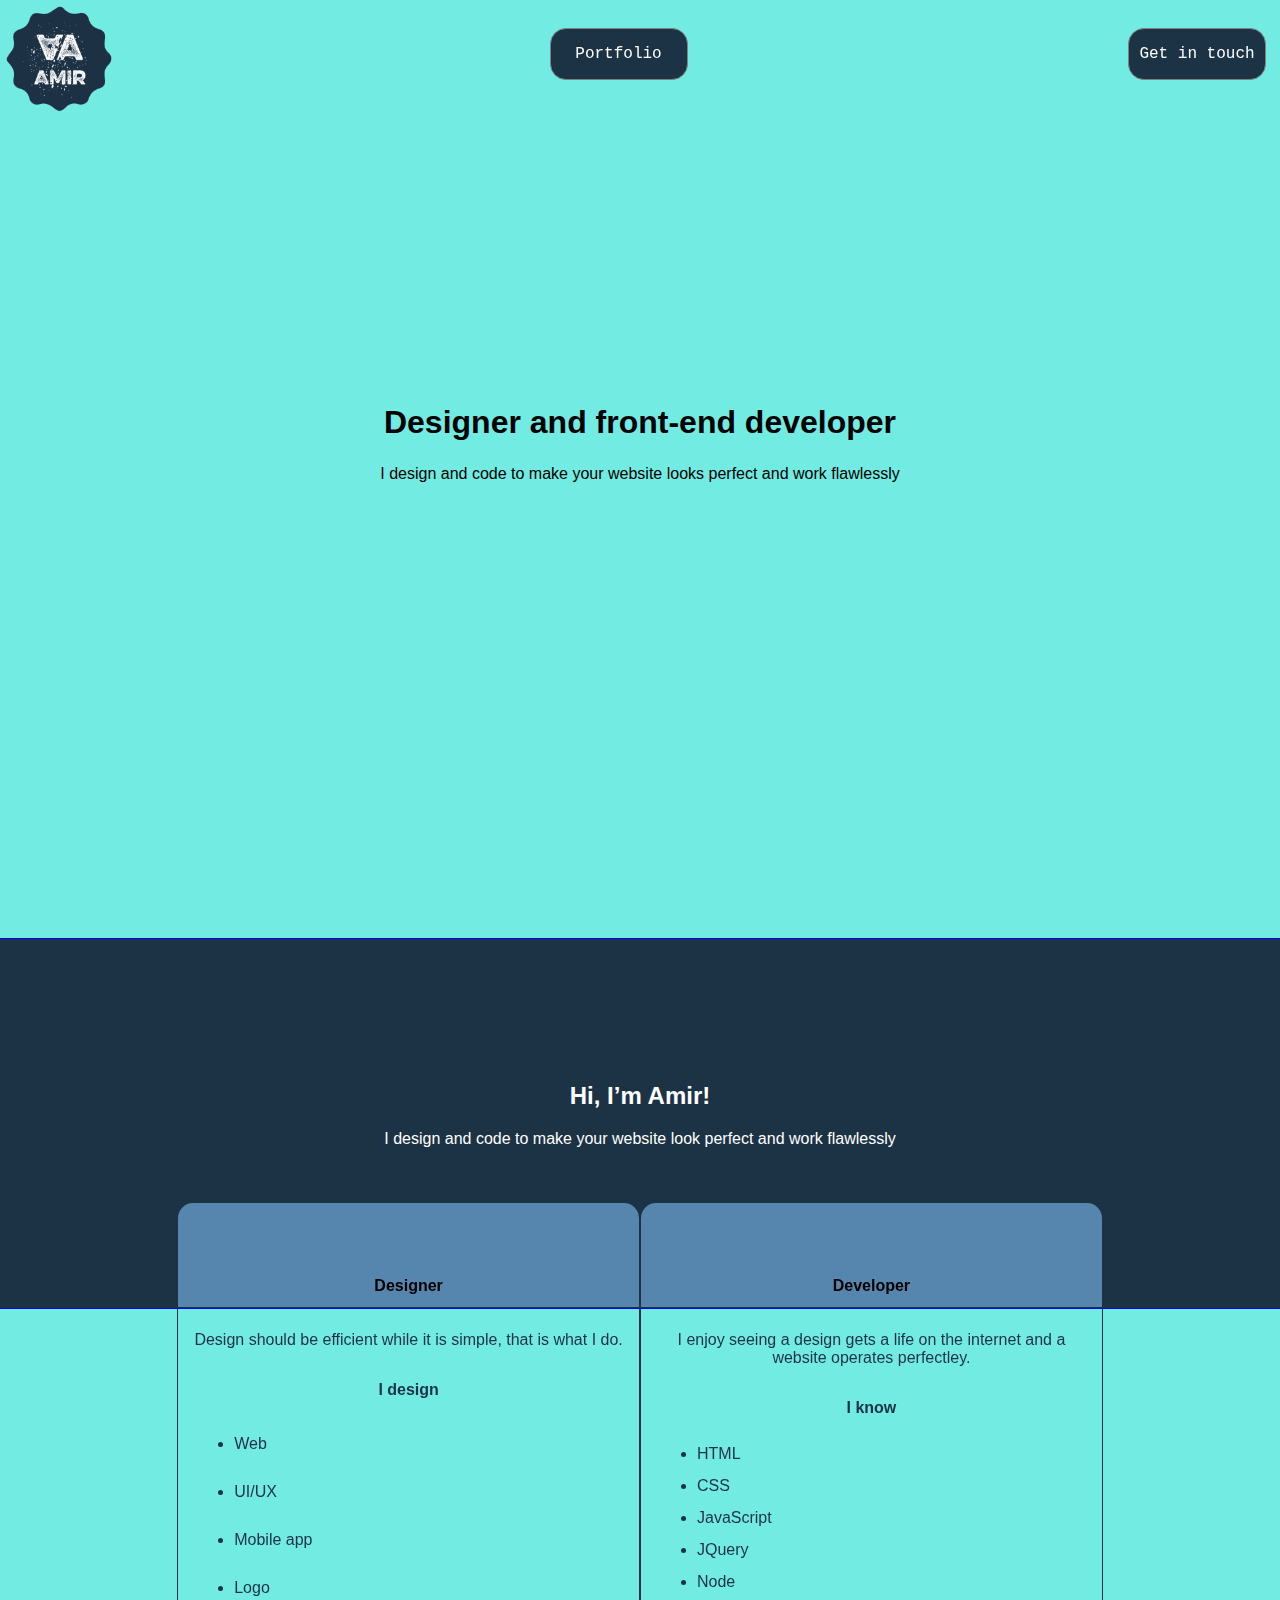
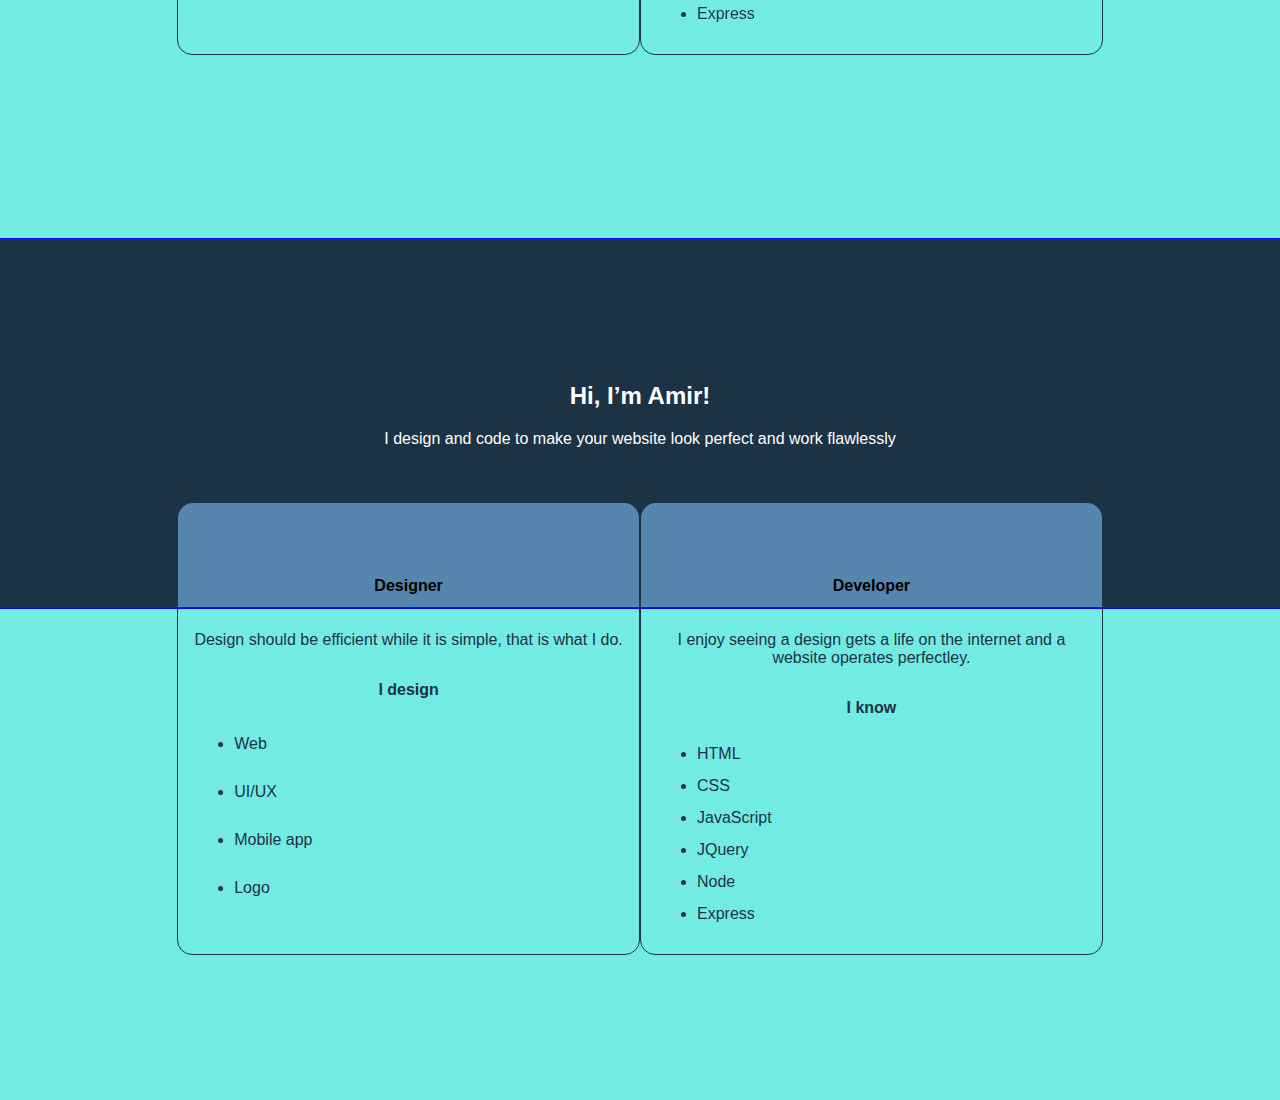
<file: index.html>
<!DOCTYPE html>
<html lang="en">

<head>
  <meta charset="UTF-8">
  <meta name="viewport" content="width=device-width, initial-scale=1.0">
  <meta http-equiv="X-UA-Compatible" content="ie=edge">
  <link rel="shortcut icon" type="image/png" href="/images/logo_transparent.png" />
  <link rel="preconnect" href="https://fonts.googleapis.com">
  <link rel="preconnect" href="https://fonts.gstatic.com" crossorigin>
  <link href="https://fonts.googleapis.com/css2?family=Big+Shoulders+Display:wght@500;700&family=Space+Mono&family=Spartan:wght@400;700&display=swap" rel="stylesheet">
  <link rel="stylesheet" href="./css/style.css">
  <title>Amir</title>
</head>

<body>
  <div class="menu-bar">
    <img src="images/logo_transparent.png" alt="logo">
    <div class="menu menu-portfolio">
      <span>Portfolio </span>
    </div>


    <div class="menu menu-touch">
      <span>Get in touch</span>
    </div>
    <span class=menu-icon>
      <!-- <img class=menu-icon src="./images/burger.png" alt="burger"> -->
    </span>

  </div>
  <div class="page1 page">
    <div class="menu-mobile">
      <span class='menu-fspan'>Portfolio </span>
      <span>Get in touch</span>
    </div>
    <div class="central-container-p1">
      <img src="images/avatar.svg" alt="avatar" class="main-avatar avatars">
      <h1>Designer and front-end developer</h1>
      <span>
        I design and code to make your website looks perfect and work flawlessly
      </span>
    </div>
  </div>
  <div class="page2 page">
    <div class="horizontal-bar">
      <img src="images/avatar.svg" alt="avatar" class="avatar avatars">
      <div class="hi">
        <h2>Hi, I’m Amir! </h2>
        I design and code to make your website look perfect and work flawlessly

      </div>
    </div>
    <div class="central-container-p2">
      <div class="table">
        <div class="subtable subtable1">
          <div class="subtable-header">
            <img src="./images/designing.svg" alt="designing">
            <h4>Designer</h4>
          </div>
          <div class="subtable-bottom">
            <div class="subtable-text">
              Design should be efficient
              while it is simple, that is what
              I do.
            </div>
            <h4>I design</h4>
            <ul class="design-list">
              <li>Web</li>
              <li>UI/UX</li>
              <li>Mobile app</li>
              <li>Logo</li>
            </ul>
          </div>
        </div>
        <div class="subtable subtable2">
          <div class="subtable-header">
            <img src="./images/programming.svg" alt="programming">
            <h4>Developer</h4>
          </div>
          <div class="subtable-bottom">
            <div class="subtable-text">
              I enjoy seeing a design gets a life
              on the internet and a website
              operates perfectley.
            </div>
            <h4>I know</h4>
            <ul>
              <li>HTML</li>
              <li>CSS</li>
              <li>JavaScript</li>
              <li>JQuery</li>
              <li>Node</li>
              <li>Express</li>
            </ul>
          </div>
        </div>
      </div>
    </div>
  </div>
  <div class="page3 page hidden">
    <div class="horizontal-bar">
      <img src="images/avatar.svg" alt="avatar" class="avatar avatars">
      <div class="hi">
        <h2>Hi, I’m Amir! </h2>
        I design and code to make your website look perfect and work flawlessly

      </div>
    </div>
    <div class="central-container-p2">
      <div class="table">
        <div class="subtable subtable1">
          <div class="subtable-header">
            <img src="./images/designing.svg" alt="designing">
            <h4>Designer</h4>
          </div>
          <div class="subtable-bottom">
            <div class="subtable-text">
              Design should be efficient
              while it is simple, that is what
              I do.
            </div>
            <h4>I design</h4>
            <ul class="design-list">
              <li>Web</li>
              <li>UI/UX</li>
              <li>Mobile app</li>
              <li>Logo</li>
            </ul>
          </div>
        </div>
        <div class="subtable subtable1">
          <div class="subtable-header">
            <img src="./images/programming.svg" alt="programming">
            <h4>Developer</h4>
          </div>
          <div class="subtable-bottom">
            <div class="subtable-text">
              I enjoy seeing a design gets a life
              on the internet and a website
              operates perfectley.
            </div>
            <h4>I know</h4>
            <ul>
              <li>HTML</li>
              <li>CSS</li>
              <li>JavaScript</li>
              <li>JQuery</li>
              <li>Node</li>
              <li>Express</li>
            </ul>
          </div>
        </div>
      </div>
    </div>
  </div>

  <script src="https://ajax.googleapis.com/ajax/libs/jquery/3.6.0/jquery.min.js"></script>
  <script src="./script/app.js" charset="utf-8"></script>
</body>

</html>
</file>
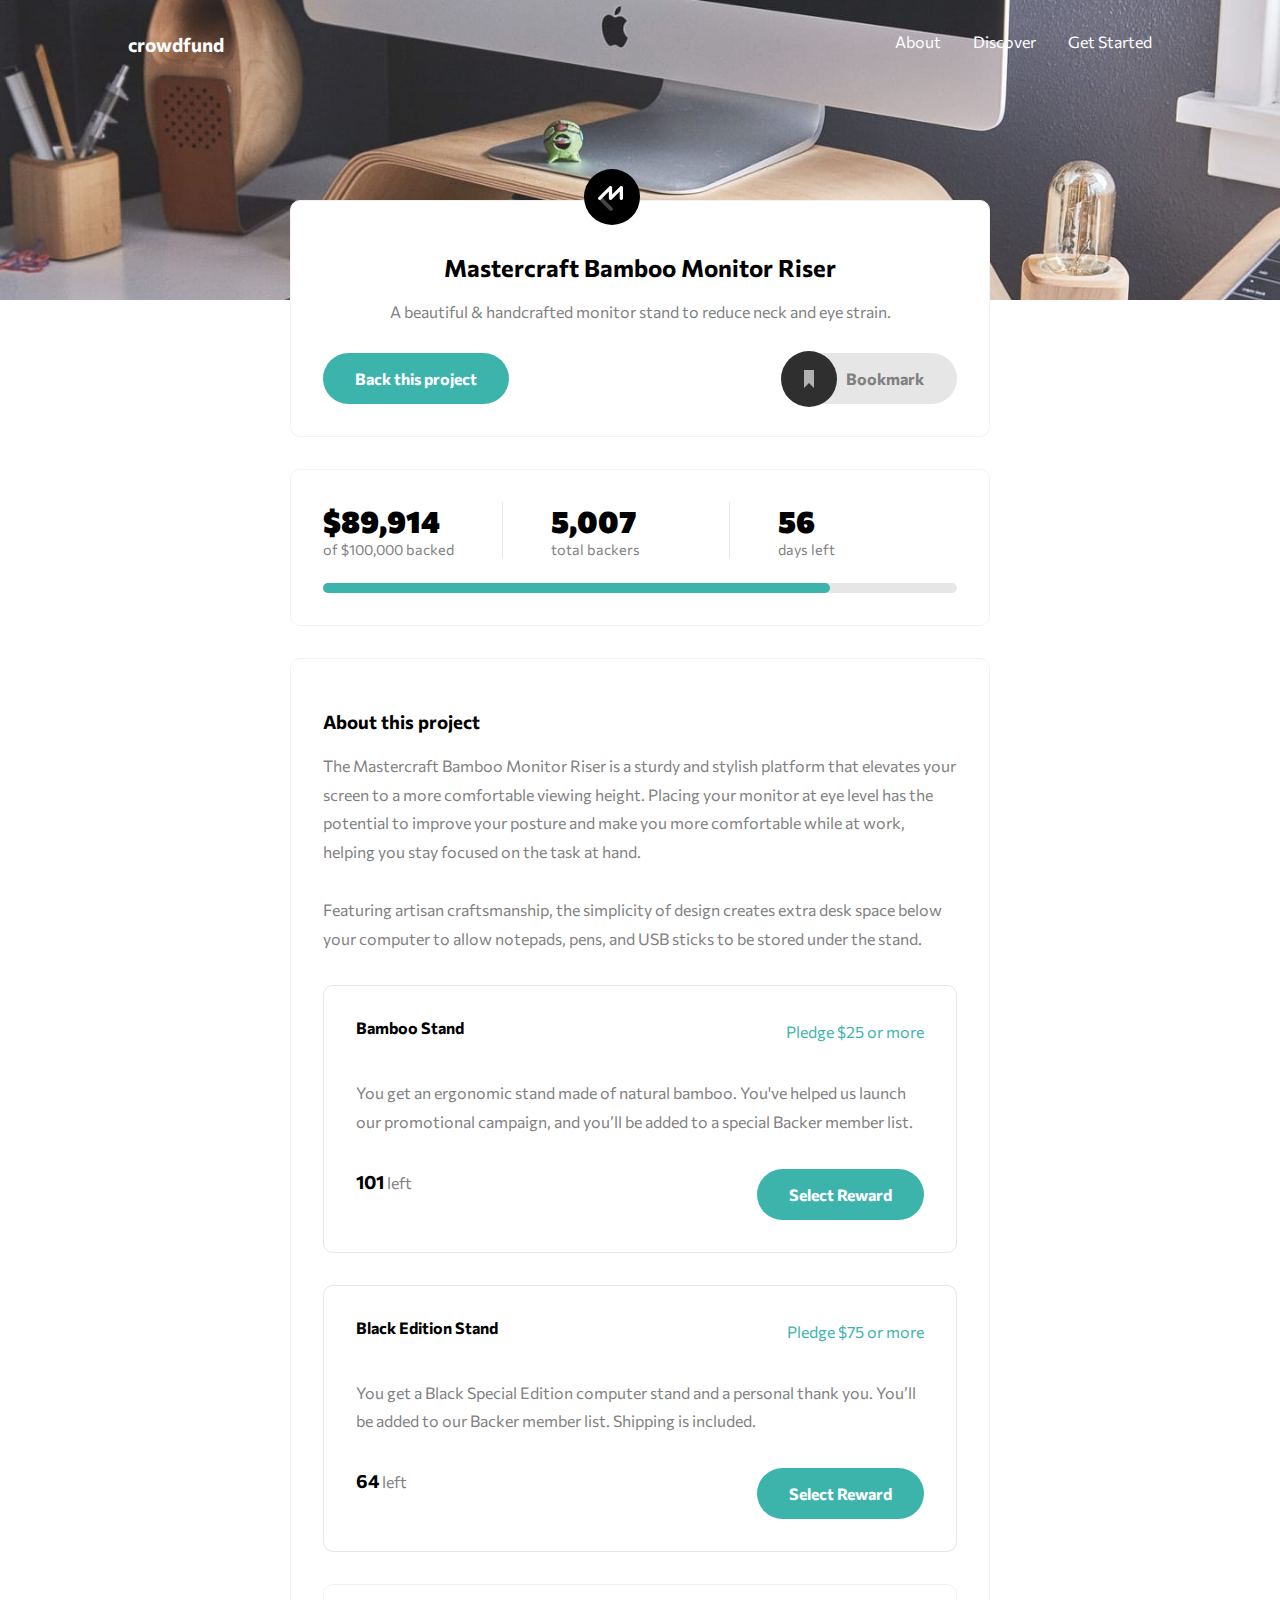
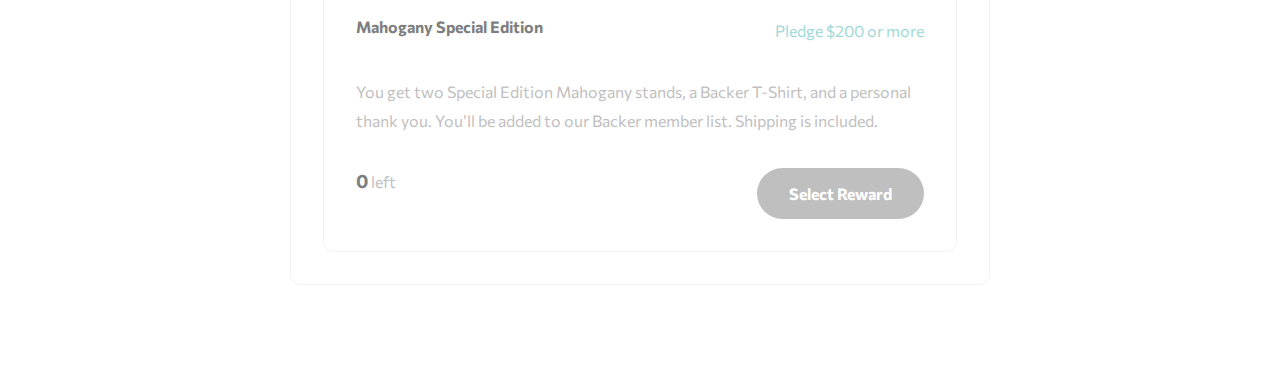
<file: crowdfunding-product-page-main/index.html>
<!DOCTYPE html>
<html lang="en">

<head>
  <meta charset="UTF-8">
  <meta name="viewport" content="width=device-width, initial-scale=1.0"> <!-- displays site properly based on user's device -->
  <link rel="stylesheet" href="css/style.css">
  <link rel="icon" type="image/png" sizes="32x32" href="./images/favicon-32x32.png">
  <link rel="preconnect" href="https://fonts.googleapis.com">
  <link rel="preconnect" href="https://fonts.gstatic.com" crossorigin>
  <link href="https://fonts.googleapis.com/css2?family=Commissioner:wght@400;500;700&display=swap" rel="stylesheet">
  <title>Frontend Mentor | Crowdfunding product page</title>
</head>

<body>
  <header>
    <div class="menu flex-space-between">
      <div class="company">
        <span>crowdfund</span>
      </div>
      <span class="menu-logo">
      </span>
      <ul class="menu-desktop menu-mobile">
        <li><span>About</span></li>
        <li><span>Discover</span></li>
        <li><span>Get Started</span></li>
      </ul>
    </div>
  </header>
  <main>
    <div class="central-column">
      <div class="top">
        <div class="logo">
          <svg width="56" height="56" xmlns="http://www.w3.org/2000/svg">
            <g fill="none" fill-rule="evenodd">
              <circle fill="#000" cx="28" cy="28" r="28" />
              <g fill-rule="nonzero">
                <path d="M15.565 28.565a1.93 1.93 0 012.606-.113l.122.113 10.142 10.142a1.93 1.93 0 01-2.606 2.84l-.122-.112-10.142-10.142a1.93 1.93 0 010-2.728z" fill="#444" />
                <path
                  d="M36.19 17.48c1.006-.996 2.706-.34 2.805 1.026l.005.126v10.736c0 .9-.737 1.629-1.646 1.629a1.64 1.64 0 01-1.642-1.507l-.005-.122v-6.805l-8.043 7.957c-1.006.996-2.707.34-2.806-1.026l-.004-.126v-6.805L16.81 30.52a1.66 1.66 0 01-2.224.095l-.105-.095a1.616 1.616 0 01-.096-2.2l.096-.103L25.336 17.48c1.006-.996 2.707-.34 2.806 1.026l.004.126v6.804l8.043-7.956z"
                  fill="#FFF" />
              </g>
            </g>
          </svg>
        </div>
        <h2>Mastercraft Bamboo Monitor Riser</h2>
        <span class='bio'>
          A beautiful & handcrafted monitor stand to reduce neck and eye strain.
        </span>
        <div class="bottom-header flex-space-between">

          <div class="back-to-project green-button">
            Back this project
          </div>
          <div class="bookmark">
            <label>
              <input class="bookmark-check" type="checkbox">
            </label>
            <svg width="56" height="56" xmlns="http://www.w3.org/2000/svg">
              <g fill="none" fill-rule="evenodd">
                <circle fill="#2F2F2F" cx="28" cy="28" r="28" />
                <path fill="#B1B1B1" d="M23 19v18l5-5.058L33 37V19z" />
              </g>
            </svg>
            <span>Bookmark</span>
          </div>

        </div>
      </div>
      <div class="center">
        <div class="box-top">
          <div class="value-backed box">
            <div class="number">
              $89,914
            </div>
            <span class="box-bottom">
              of $100,000 backed
            </span>
          </div>
          <div class="total-backers box">
            <div class="number">
              5,007
            </div>
            <span class="box-bottom">
              total backers
            </span>
          </div>
          <div class="days-left box">
            <div class="number">
              56
            </div>
            <span class="box-bottom">
              days left
            </span>
          </div>
        </div>
        <div class="bar">
          <div class="bar-color">

          </div>
        </div>
      </div>
      <div class="content">

        <h3>About this project</h3>

        <span>The Mastercraft Bamboo Monitor Riser is a sturdy and stylish platform that elevates your screen
          to a more comfortable viewing height. Placing your monitor at eye level has the potential to improve
          your posture and make you more comfortable while at work, helping you stay focused on the task at hand.
          <br><br>
          Featuring artisan craftsmanship, the simplicity of design creates extra desk space below your computer
          to allow notepads, pens, and USB sticks to be stored under the stand.
        </span>
        <div class="production">
          <div class="flex-space-between production-top">
            <h4>Bamboo Stand</h4>
            <span class="price">Pledge $25 or more</span>
          </div>
          <span class="production-text">
            You get an ergonomic stand made of natural bamboo. You've helped us launch our promotional campaign, and
            you’ll be added to a special Backer member list.
          </span>
          <div class="flex-space-between production-bottom">
            <div class="left-box-production">
              <h3>101</h3>
              <span>left</span>
            </div>
            <div class="select-reward green-button">
              Select Reward
            </div>
          </div>
        </div>
        <div class="production">
          <div class="flex-space-between production-top">
            <h4>Black Edition Stand</h4>
            <span class="price">Pledge $75 or more</span>
          </div>
          <span class="production-text">
            You get a Black Special Edition computer stand and a personal thank you. You’ll be added to our Backer
            member list. Shipping is included.
          </span>
          <div class="flex-space-between production-bottom">
            <div class="left-box-production">
              <h3>64</h3>
              <span>left</span>
            </div>
            <div class="select-reward green-button">
              Select Reward
            </div>
          </div>
        </div>
        <div class="production">
          <div class="flex-space-between production-top">
            <h4>Mahogany Special Edition</h4>
            <span class="price">Pledge $200 or more</span>

          </div>
          <span class="production-text">
            You get two Special Edition Mahogany stands, a Backer T-Shirt, and a personal thank you. You’ll be added
            to our Backer member list. Shipping is included.
          </span>
          <div class="flex-space-between production-bottom">
            <div class="left-box-production">
              <h3>0</h3>
              <span>left</span>
            </div>
            <div class="select-reward green-button">
              Select Reward
            </div>
          </div>

        </div>

      </div>

  </main>

  <div class="hidden">
    <!-- Selection modal start -->

    Back this project
    Want to support us in bringing Mastercraft Bamboo Monitor Riser out in the world?

    Pledge with no reward
    Choose to support us without a reward if you simply believe in our project. As a backer,
    you will be signed up to receive product updates via email.

    Bamboo Stand
    Pledge $25 or more
    You get an ergonomic stand made of natural bamboo. You've helped us launch our promotional campaign, and
    you’ll be added to a special Backer member list.
    101 left

    <!-- Selected pledge start -->
    Enter your pledge
    $25
    Continue
    <!-- Selected pledge end -->

    Black Edition Stand
    Pledge $75 or more
    You get a Black Special Edition computer stand and a personal thank you. You’ll be added to our Backer
    member list. Shipping is included.
    64 left

    <!-- Selected pledge start -->
    Enter your pledge
    $75
    Continue
    <!-- Selected pledge end -->

    Mahogany Special Edition
    Pledge $200 or more
    You get two Special Edition Mahogany stands, a Backer T-Shirt, and a personal thank you. You’ll be added
    to our Backer member list. Shipping is included.
    0 left

    <!-- Selected pledge  start -->
    Enter your pledge
    $200
    Continue
    <!-- Selected pledge end -->

    <!-- Selection modal end -->

    <!-- Success modal start -->

    Thanks for your support!
    Your pledge brings us one step closer to sharing Mastercraft Bamboo Monitor Riser worldwide. You will get
    an email once our campaign is completed.
    Got it!

    <!-- Success modal end -->

  </div>
  <script src="script/app.js" charset="utf-8"></script>
</body>

</html>
</file>
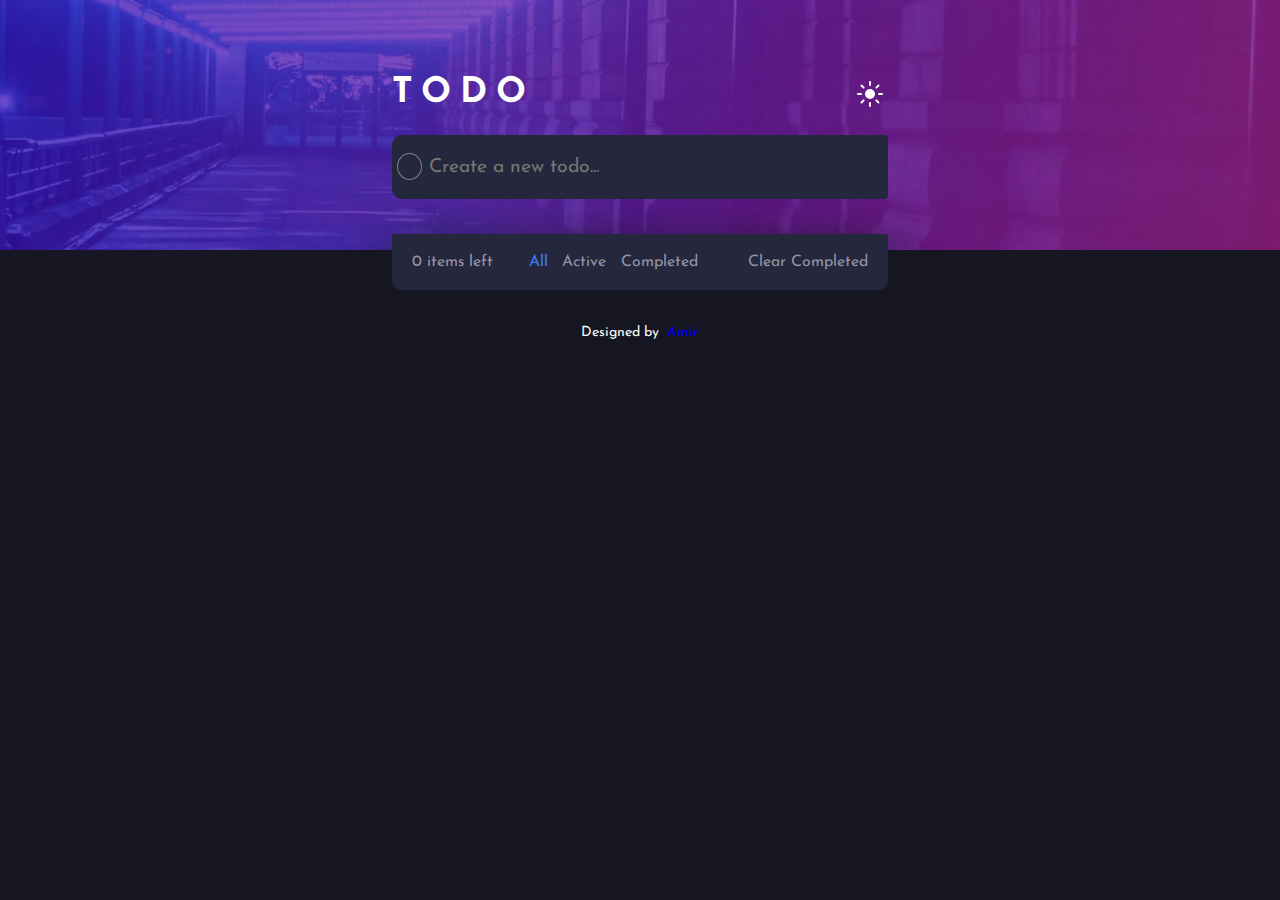
<file: todo/index.html>
<!DOCTYPE html>
<html lang="en">

<head>
  <meta charset="UTF-8">
  <meta name="viewport" content="width=device-width, initial-scale=1.0"> <!-- displays site properly based on user's device -->
  <link rel="stylesheet" href="css/styles.css">
  <link rel="icon" type="image/png" sizes="32x32" href="./images/favicon-32x32.png">
  <title>Frontend Mentor | Todo app</title>

  <link rel="preconnect" href="https://fonts.googleapis.com">
  <link rel="preconnect" href="https://fonts.gstatic.com" crossorigin>
  <link href="https://fonts.googleapis.com/css2?family=Josefin+Sans:wght@400;700&display=swap" rel="stylesheet">


</head>

<body class="dark-theme">
  <header class="flex-row">
    <h1>TODO</h1>
    <div class="theme-block">
      <input type="checkbox" name="theme" id="theme">
      <label for="theme"></label>
    </div>
  </header>
  <main>
    <div class="add-new-item flex-row">
      <span></span>
      <input type="text" placeholder="Create a new todo..." name="addItem" id="addItem">
    </div>
    <section class="content">
      <ul>
        <!-- <li class="flex-row">
          <label class="list-item">
            <input type="checkbox" name="todoItem" checked>
            <span class="checkmark">
              <span class="mask"></span>
            </span>
            <span class="text">Text 1</span>
          </label>
          <span class="remove"></span>
        </li>
        <li class="flex-row">
          <label class="list-item">
            <input type="checkbox" name="todoItem">
            <span class="checkmark">
              <span class="mask"></span>
            </span>
            <span class="text">Text 2</span>
          </label>
          <span class="remove"></span>
        </li>
        <li class="flex-row">
          <label class="list-item">
            <input type="checkbox" name="todoItem">
            <span class="checkmark">
              <span class="mask"></span>
            </span>
            <span class="text">Text 2</span>
          </label>
          <span class="remove"></span>
        </li>
        <li class="flex-row">
          <label class="list-item">
            <input type="checkbox" name="todoItem">
            <span class="checkmark">
              <span class="mask"></span>
            </span>
            <span class="text">Text 20</span>
          </label>
          <span class="remove"></span>
        </li>
        <li class="flex-row">
          <label class="list-item">
            <input type="checkbox" name="todoItem">
            <span class="checkmark">
              <span class="mask"></span>
            </span>
            <span class="text">Text 2</span>
          </label>
          <span class="remove"></span>
        </li>
        <li class="flex-row">
          <label class="list-item">
            <input type="checkbox" name="todoItem">
            <span class="checkmark">
              <span class="mask"></span>
            </span>
            <span class="text">Text 3</span>
          </label>
          <span class="remove"></span>
        </li> -->
      </ul>
    </section>
    <div class="bottom-items flex-row">
      <div class="items-left">
        <span>2</span>
         <span>items left</span>
       </div>
      <div class="filter flex-row">
        <label>
          <input class=all type="radio" name="filter" id="all" checked>
          <span>All</span>
        </label>
        <label>
          <input type="radio" name="filter" id="active">
          <span>Active</span>
        </label>
        <label>
          <input type="radio" name="filter" id="completed">
          <span>Completed</span>
        </label>
      </div>
      <span class="clear">Clear Completed</span>
    </div>
  </main>


  <div class="bottom-items flex-row bottom-items_mobile">
    <div class="filter flex-row">
      <label>
        <input class=all type="radio" name="mfilter" id="m_all" checked>
        <span>All</span>
      </label>
      <label>
        <input class=active type="radio" name="mfilter" id="m_active">
        <span>Active</span>
      </label>
      <label>
        <input class= completed type="radio" name="mfilter" id="m_completed">
        <span>Completed</span>
      </label>
    </div>
  </div>
  <div class="footer">
  Designed by &#160 <a href="https://amirmardan-prog.github.io/" target="_blank"> Amir</a>
</div>
  <script src="script/app.js"></script>
</body>

</html>
</file>
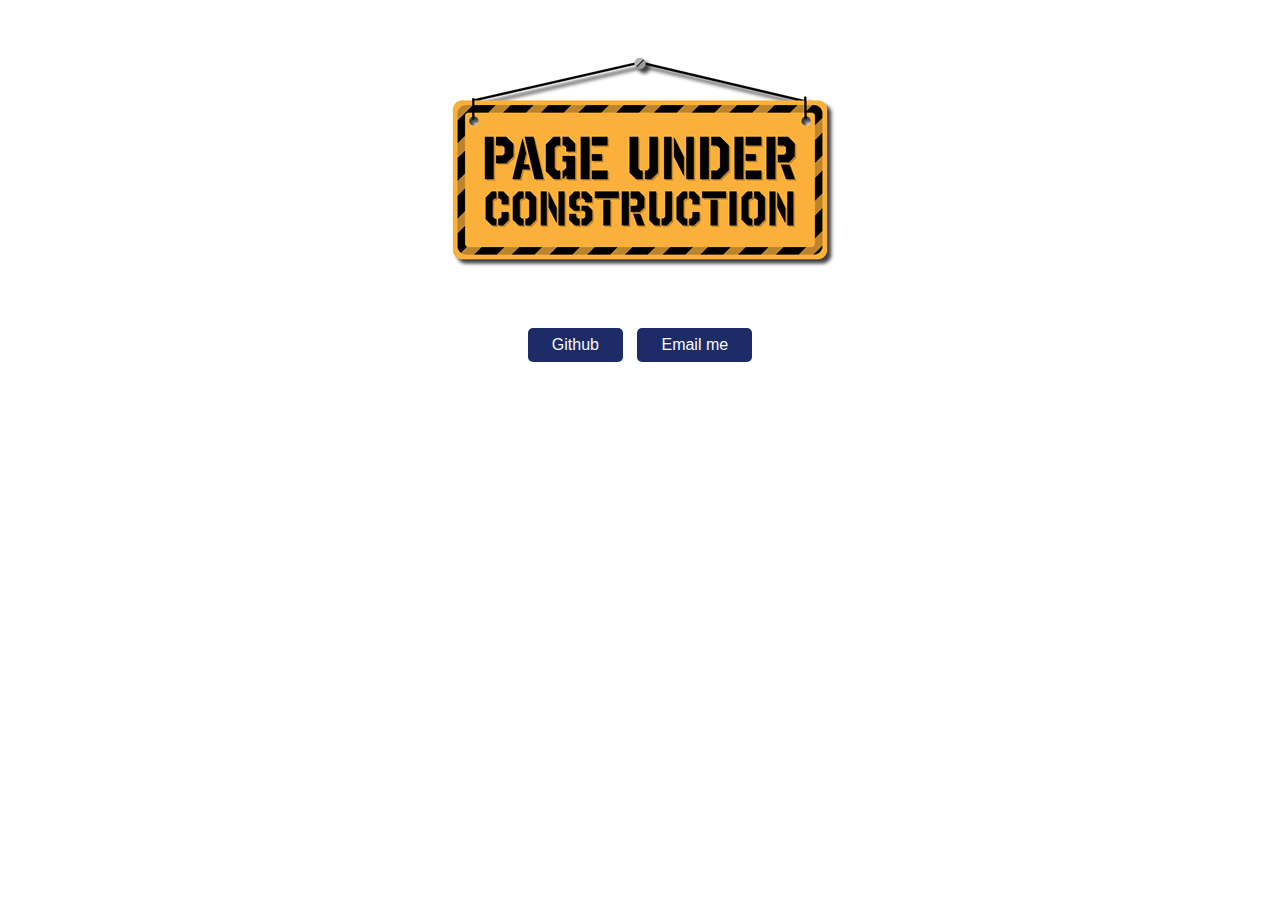
<file: index2.html>
<!DOCTYPE html>
<html lang="en">
<head>
  <meta charset="UTF-8">
  <meta name="viewport" content="width=device-width, initial-scale=1.0">
  <meta http-equiv="X-UA-Compatible" content="ie=edge">
  <link rel="stylesheet" href="css/styles.css">
  <title>Amir</title>
</head>
<body>
  <img src="images/underConstruction.png" alt="construction">
  <div class="information">
    <a class=github target="_blank" href="https://github.com/Amirmardan-prog">Github</a>
    <a class=email href="mailto:amirmardan.prog@gmail.com?subject=website">Email me</a>
  </div>
</body>

</html>
</file>
<file: css/style.css>
:root {
  --cyan: #72ECE2;
  --dark-blue: #1c3245;
  --light-cyan:#5685ae;
}

body {
  background-color: var(--cyan);
  font-family: Spartan, sans-serif;
  margin: 0;
}

a{
  text-decoration: none;
  color:#fff;
  margin: 0
}

.menu-bar {
  display: flex;
  justify-content: space-between;
  width: 100%;
  height: 120px;
  position: fixed;
}

.menu-portfolio {
  position: relative;
}


.menu-bar img {
  width: 123px;
  height: 123px;
  left: 2%;
  z-index: +1;
}

.menu-icon{
  display: none;
}

.menu-mobile{
  display: none;
}

.menu{
  width: 120px;
  margin-right: 2rem;
}

.menu span {
  display: inline-block;
  width: 120px;
  text-align: center;
  border-radius: 16px;
  margin-top: 1.75rem;
  border: .1rem solid gray;
  padding: 1rem 0.5rem;
  color: #fff;

  background-color: var(--dark-blue);
  font-family: 'Space Mono', monospace;
  cursor: pointer;
  z-index: +1;
}

/* ========== page 1 ========== */
.page {
  min-height: 100vh;
  display: flex;
  justify-content: center;
  min-height: 100vh;
  flex-direction: column;
}

.central-container-p1 {
  justify-content: center;
  display: flex;
  flex-flow: column;
  align-items: center;
}

.central-container-p1  span{
  text-align: center;
  line-height: 1.4rem;
  margin-bottom: 2rem
}

.central-container-p1  h1{
  text-align: center;
}

/* ========== page 2 ========== */
.horizontal-bar .avatar {
  width: 119px;
  height: 123px;
}

.horizontal-bar {

  background-color: var(--dark-blue);
  width: 100vw;
  display: flex;
  flex-direction: column;
  align-items: center;
  z-index: -1;
  padding-bottom: 7rem;
  outline: 1px blue solid;

}

.horizontal-bar .hi {
  text-align: center;
  margin-bottom: 3rem;
  color: #fff;
}

.central-container-p2{
  display: flex;
  flex-flow: column;
  align-items: center;
  position: relative;
  top: -6.6rem;
  z-index: 0;

}

.table {
  display: flex;
  margin: auto 160px;
  justify-content: center;
}



.subtable {
  border: 1px var(--dark-blue) solid;
  position: relative;
  border-radius: 15px;
  width: 48%;
}

.subtable-header{
  background-color: var(--light-cyan); hsla(208, 42%, 19%, 33%);#1C324554; var(--dark-blue);
  text-align: center;
  display: flex;
  flex-direction: column;
  align-items: center;
  height:6.5rem;
  justify-content: center;
  border-radius: 15px 15px 0 0;
  margin-bottom: 1rem;
}

.subtable-header h4{
  margin: 0.25rem;
}

.subtable-header img{
  height: 61px;
  width: 73px;
}

.subtable-bottom{
  padding: 0.5rem 1rem;
  color: var(--dark-blue)
}

.subtable-text{
  text-align: center;
  margin-bottom: 2rem;
}

.subtable-bottom h4{
  text-align: center;
}

.subtable-bottom li{
  line-height: 2rem;
}

.design-list li{
  line-height: 3rem;
}


/* =========== p3 ============== */

.why-text-part{
  position: relative;
  color:#fff;
  width: 30%;
  display: flex;
  line-height: 1.4rem;
  margin: 3rem 5rem 2rem 10rem;

}


.horizontal-bar-p3{
  flex-direction: row;
  padding-bottom: 1rem;
  z-index: 0;
}


.why-text-part .avatar{
  margin-right: 2rem;
}

form input{
  border: 0;
  border-radius: 14px 14px 0 0 ;
  height: 2rem;
  background-color: var(--cyan);
  color: var(--dark-blue);
  outline: 0;
  font-size: 1.0rem;

}

form input+input{
  border-top: 1px solid var(--dark-blue);
  margin-bottom: 1rem;
  border-radius: 0 0 14px 14px;

}

.contact-form{
  display: flex;
  flex-direction: column;
  margin: 4rem 5rem 2rem 10rem;

}

.contact-form .btn_email{
  height: 2rem;
  border-radius: 14px;
  margin-top: 1rem;
  background-color: var(--cyan);
  border: 0;
  padding-top: 0.5rem;
  color: var(--dark-blue);
  font-size: 1.3rem;
  text-align: center;
  cursor: pointer;
}

textarea{
  background-color: var(--cyan);
  font-size: 1.1rem;
  border: 0;
  outline: 0;



}



/* =========== mobile ============== */

@media (max-width:930px){
  .menu-bar  {
    position: relative;
  }


  .table {
    margin: auto 10%;
  }
}

@media (max-width:730px){
  .table {
    margin: auto 5%;
  }

}


@media (max-width:600px){
  .table {
    flex-direction: column;
    margin: auto 10%;
  }

  .subtable {
    width: 100%;
    margin-bottom: 1rem;
  }

  .subtable-header{
    border-radius: 12px 12px 0 0;
  }
}

@media (max-width:500px){

  .menu-bar {
    margin: 0;
  }


@media (max-width:430px){

  .menu {
    display:None;
  }

  .menu-icon {
        display: flex;
        width: 20px;
        height: 20px;
        text-align: center;
        background-image: url("../images/icon-hamburger.svg");
        background-repeat: no-repeat;
        margin: auto 1rem;
      }

  .page1{
    position: relative;
  }

  .menu-mobile{
    display: none;
    position: absolute;
    top: 0;
    flex-direction: column;
    width: 100%;
    background-color: var(--dark-blue);
    padding: 1.3rem 0;
    align-items: center;
    margin-top: 0;
    color: var(--cyan);
  }

.menu-mobile span{
  width: 100%;
  text-align: center;
}

.menu-fspan{
  padding-bottom: 1rem;

}

  .menu-mobile span + span{
    padding-top: 1rem;
    border-top: 1px solid var(--cyan)

  }
}
</file>
<file: crowdfunding-product-page-main/css/style.css>
:root {
  --dark-gray: hsl(0, 0%, 30%);
  --gray: hsl(0, 0%, 50%);
  --light-gray: hsl(0, 0%, 90%);
  --very-light-gray: hsl(0, 0%, 95%);
  --cyan: hsl(176, 50%, 47%);
  --dark-cyan: hsl(176, 72%, 28%);
}

.hidden {
  display: none;
}

body {
  font: 1rem Commissioner, sans-serif;
  margin: 0;
  background-color: hsl(0, 0%, 100%);
}

header {
  background: url("../images/image-hero-desktop.jpg") no-repeat;
  min-width: 100vw;
  height: 300px;
  background-size: cover;
}

.flex-space-between {
  display: flex;
  justify-content: space-between;
}

.menu-logo{
  display: none;
}
.menu .company span {
  /* outline: 1px solid yellow; */
  display: inline-block;
  font-weight: 700;
  color: #fff;
  font-size: 1.2rem;
}

.menu {
  /* outline: 1px solid yellow; */
  /* display: flex;
  justify-content: space-between; */
  margin: 0 8rem;
  padding-top: 2rem;
}


.menu ul {
  width: 50%;
  margin: 0;
  /* outline: 1px solid green; */
  display: flex;
  justify-content: flex-end;
  list-style: none;
}

.menu li {
  margin-left: 2rem;
  color: #fff;
  cursor: pointer;
}

main {
  display: flex;
  justify-content: center;
  min-height: 100vh;
}

.central-column {
  position: relative;
  width: 700px;
  top: -100px;
}

/*  ========= Top central part ======= */
.central-column .top {
  /* outline: red 1px solid; */
  text-align: center;
  position: relative;
  background: #fff;
  border-radius: 10px;
  padding: 2rem;
  border: 1px solid var(--very-light-gray)
}

.logo {
  /* outline: red 1px solid; */
  position: absolute;
  right: 50%;
  top: -2rem;
}

.central-column .bio {
  color: var(--gray);
}

.bottom-header {

  margin-top: 2rem;
}

.green-button {
  color: #fff;
  font-weight: bold;
  background-color: var(--cyan);
  padding: 1rem 2rem;
  border-radius: 30px;
  cursor: pointer;
}

.green-button:hover {
  background-color: var(--dark-cyan);
}

.bookmark {
  background-color: var(--light-gray);
  color: var(--gray);
  font-weight: bold;
  padding: 1rem 2rem;
  border-radius: 0 30px 30px 0;
  cursor: pointer;
  position: relative;
  width: 5rem;
}

.bookmark label {
  top: 0;
  right: 0%;
  width: 70%;
  position: absolute;
  padding: 1rem 2rem;
  z-index: +1;
  cursor: pointer;
}

.bookmark svg {
  position: absolute;
  top: -2px;
  left: -2rem;
  cursor: pointer;
}

.bookmark input {
  visibility: hidden;
}

/*  ========== center ========== */
.center {
  background: #fff;
  border-radius: 10px;
  padding: 2rem;
  border: 1px solid var(--very-light-gray);
  margin-top: 2rem;
}

.center .box-top {
  /* outline: red 1px solid; */
  display: flex;
  justify-content: space-around;
}

.center .number {
  font-weight: 900;
  font-size: 1.9rem;
}

.center .box-bottom {
  color: var(--gray);
  font-size: 0.9rem;
}

.center .box {
  width: 33%;
}

.center .box+.box {
  padding-left: 3rem;
  ;
  border-left: 1px var(--light-gray) solid;
}

.center .bar {
  position: relative;
  height: 10px;
  width: 100%;
  margin-top: 1.6rem;
  border-radius: 10px;
  background-color: var(--light-gray);
}

.center .bar .bar-color {
  position: absolute;
  top: 0;
  height: 10px;
  width: 80%;
  border-radius: 10px;
  background-color: var(--cyan);
}

/* =========  content =========*/
.content {
  border-radius: 10px;
  padding: 2rem;
  border: 1px solid var(--very-light-gray);
  margin-top: 2rem;
}

.content span {
  color: var(--gray);
  line-height: 1.8rem;
}

.production {
  margin-top: 2rem;
  border-radius: 10px;
  padding: 2rem;
  border: 1px solid var(--light-gray);
  margin-top: 2rem;
}

.production h4 {
  margin: 0;
}

.production-top {
  margin-bottom: 2rem;
}

.production .price {
  color: var(--cyan)
}

.production-bottom {
  margin-top: 2rem;
}

.production-bottom h3 {
  margin: 0;
  display: inline-block;
}

.production>span {
  color: var(--gray);
  line-height: 1.8rem;
}

@media (max-width:800px) {
  .central-column {
    position: relative;
    width: 500px;
    top: -100px;
  }

  .menu {
    margin: 0 2rem;
  }
  .logo {
    right: 45%;
  }
}

  @media (max-width:428px) {
    .central-column {
      position: relative;
      width: 350px;
      top: -100px;
    }

    .logo {
      right: 41%;
    }
    /*  ========= Top central part ======= */
    .bookmark span {
      display: none;
    }

    .bookmark {
      padding: 0;
      width: 0rem;
    }

    .bookmark label {
      width: 56px;
      padding: 0;
      height: 56px;
    }

    .bookmark svg {
      position: absolute;
      left: -56px;
      top: -1px;
      cursor: pointer;
    }

    /*  ========== center ========== */
    .center {
      padding: 1rem;
      display: flex;
      flex-direction: column;
      /* justify-content: center; */
      align-items: center;
    }

    .center .box-top {
      display: contents;
      flex-direction: column;
      justify-content: center;
    }

    .center .number {
      font-weight: 900;
      font-size: 1.9rem;
    }

    .center .box-bottom {
      color: var(--gray);
      font-size: 0.9rem;
    }

    .center .box {
      text-align: center;
      padding-bottom: 2rem;
    }

    .center .box+.box {
      padding-left: 0rem;
      border-left: 0;
      padding-top: 2rem;
      border-top: 1px var(--light-gray) solid;
    }

    /* =========  content =========*/
    .content {
      border-radius: 10px;
      padding: 2rem;
      border: 1px solid var(--very-light-gray);
      margin-top: 2rem;
    }

    .content span {
      color: var(--gray);
      line-height: 1.8rem;
    }

    .production {
      margin-top: 2rem;
      border-radius: 10px;
      padding: 2rem;
      border: 1px solid var(--light-gray);
      margin-top: 2rem;
    }

    .production-top {
      flex-direction: column;
      margin-bottom: 1.5rem;
    }

    .production-bottom {
      flex-direction: column;
      margin-top: 1.5rem;
    }

    .left-box-production {
      margin-bottom: 1.1rem;
    }

    .select-reward {
      width: 50%;
    }

    header {
      min-width: 100vw;
      height: 300px;
      background-image: url("../images/image-hero-mobile.jpg")
      /* background-origin: 0 100px ; */
    }

    .menu .company span {
      padding-left: 10px;
    }

    .menu {
      margin: 0;
      padding-top: 1rem;
      position: relative;
      /* outline: 1px solid red; */

    }

    .menu-logo {
      display: flex;
      width: 20px;
      height: 20px;
      position: absolute;
      text-align: center;
      right: 10px;
      background-image: url("../images/icon-hamburger.svg");
      background-repeat: no-repeat;
    }



    .menu .menu-desktop {
      visibility: hidden;
    }

    .menu .menu-mobile {
      position: absolute;
      display: flex;
      flex-direction: column;
      width: 80%;
      left: 10%;
      border-radius: 10px;
      background-color: #fff;
      color: #000;
      visibility:hidden;
      z-index: +1;
      padding: 0;
      top:200%;
      border: 1px solid var(--very-light-gray);
      box-shadow: 5px 5px 25px #000;

    }

    .menu .menu-mobile li{
      width: 100%;
      padding: 1rem 0rem;
      margin: 0;
      color: #000;

    }

    .menu .menu-mobile li + li{
      border-top: 1px solid var(--light-gray)
    }

    .menu .menu-mobile li span{
      margin-left: 0.4rem;

    }

  }
</file>
<file: todo/css/styles.css>
* {
  font: 400 1.1rem "Josefin Sans", sans-serif;
}

.dark-theme {
  --bg-top-image: 0 0 url(../images/bg-desktop-dark.jpg) no-repeat;
  --main-bg: hsl(235, 21%, 11%);
  --todo-bg: hsl(235, 24%, 19%);
  --todo-shadow: hsl(235, 21%, 11%);
  --font-color: hsl(0, 0%, 98%);
  --font-color-hover: #fff;
  --theme-bg: url(../images/icon-sun.svg) center no-repeat;
}

.light-theme {
  --bg-top-image: 0 0 url(../images/bg-desktop-light.jpg) no-repeat;
  --main-bg: hsl(0, 0%, 98%);
  --todo-bg: hsl(0, 0%, 98%);
  --todo-shadow: hsl(235, 19%, 35%);
  --font-color: hsl(235, 21%, 11%);
  --font-color-hover: hsl(235, 21%, 11%);
  --theme-bg: url(../images/icon-moon.svg) center no-repeat;
}

body {
  background: var(--bg-top-image);
  background-color: var(--main-bg);
  background-size: 100vw 250px ;
  margin: 0 auto;
  max-width: 38.73%;
}

.flex-row {
  display: flex;
  align-items: center;
}


header {
  margin: 0 auto;
  width: 100%;
  justify-content: space-between;
  padding: 3rem 0 0;
}

header h1 {
  color: #fff;
  letter-spacing: 0.5rem;
  font-size: 2rem;
  font-weight: 700;
}

.theme-block input {
  cursor: pointer;
  visibility: hidden;
  position: absolute;
}

.theme-block label {
  cursor: pointer;
  display: block;
  width: 2rem;
  height: 2rem;
  background: var(--theme-bg);
}

/* ============ top of main =========== */
.add-new-item {
  background-color: var(--todo-bg);
  border-radius: 10px;
}

.add-new-item input {
  width: 100%;
  font-size: 1.1rem;
  height: 3.5rem;
  border-radius: 4px;
  background-color: var(--todo-bg);
  border: 0;
  outline: 0;
  color: var(--font-color);
  margin-left: 5px;
}

.add-new-item span {
  width: 25px;
  height: 25px;
  border: 1px solid gray;
  border-radius: 100%;
  margin-left: 5px;
}

/* ======== content =========== */
ul {
  margin: 2rem 0 0;
  padding: 0;
  border-radius: 10px 10px 0 0;
  overflow: hidden;
}

ul li {
  height: 4rem;
  width: 100%;
  background: var(--todo-bg);
  color: var(--font-color);
  border-bottom: 1px solid var(--font-color);
  cursor: pointer;
  position: relative;
}

li label {
  position: relative;
  width: 100%;
  cursor: pointer;
}

li .remove {
  position: absolute;
  right: 0;
  margin-right: 1%;
  width: 25px;
  height: 25px;
  cursor: pointer;
  background: url(../images/icon-cross.svg) no-repeat center;
  visibility: hidden;
}

li label:hover + .remove, .remove:hover{
  visibility:visible;
}

label input[type="checkbox"]:checked~.text {
  text-decoration: line-through;
}

label .checkmark {
  width: 25px;
  height: 25px;
  position: absolute;
  left: 0;
  border-radius: 15px;
}

label input[type="checkbox"]+.checkmark {
  border: 1px solid gray;
  margin-left: 3px;
}

label input[type="checkbox"]:checked+.checkmark {
  background-image: url(../images/icon-check.svg), linear-gradient(320deg, hsl(192, 100%, 67%), hsl(280, 87%, 65%));
  background-color: transparent;
  background-repeat: no-repeat;
  background-position: center;
}

label input[type="checkbox"] {
  visibility: hidden;
}

/* label .text {
  margin-left: 10px;
} */

label .text {
  margin-left: 10px;
}



label:hover .checkmark{
  background: linear-gradient(320deg, hsl(192, 100%, 67%), hsl(280, 87%, 65%));
}

label:hover input[type="checkbox"] + .checkmark .mask{
  position: absolute;
left: 1px;
top: 1px;
  content: "";
  display: block;
  height: 23px;
  width: 23px;
  background-color: var(--todo-bg);
  border-radius: 50%;
}


label:hover input[type="checkbox"]:checked + .checkmark .mask{
  display: none;
}

/* ============ bottom ========= */
.bottom-items {
  background-color: var(--todo-bg);
  padding: 20px;
  border-radius: 0 0 10px 10px;
  justify-content: space-between;
  box-shadow: 0 1rem 3rem var(--todo-shadow);

}

.bottom-items_mobile{
  display: none;
}

.bottom-items * {
  font-size: 0.9rem;
  color: hsl(236, 9%, 61%);
}

.filter label {
  cursor: pointer;
  margin-right: 0.8rem;
}

.filter label:hover span {
  color: var(--font-color-hover);
}

.filter label input {
  position: absolute;
  visibility: hidden;
}

.filter label input[type="radio"]:checked+span {
  color: hsl(220, 98%, 61%);
}

.clear {
  cursor: pointer;
}

.clear:hover {
  color: var(--font-color-hover);
}

.footer{
  display: flex;
  margin-top: 2rem;
  justify-content: center;
  color:var(--font-color);
  font-size: 0.8rem;


}

a{
  text-decoration: none;
  font-size: 0.8rem;

}

@media (max-width:1150px){
  header, body {
    max-width: 495px;
  }
}
@media (max-width:500px){
  .bottom-items span{
    font-size: 0.85rem;
  }
  header, body {
    max-width: 440px;
  }
}

@media (max-width:428px) {

  header, body {
    max-width: 300px;
  }

  .bottom-items_mobile{
    margin-top: 1.5rem;
    display: flex;
    justify-content: space-between;
    border-radius: 5px;

}

.bottom-items_mobile .filter{
  width: 100%;
  padding: 0.25rem;
  display: flex;
  justify-content: space-between;
  border-radius: 5px;

}

.filter{
  display: none;
}
}
</file>
<file: css/styles.css>
body{
  text-align: center;
  font-family: sans-serif;
}


:root{
  --background-color: hsl(228, 56%, 26%);
  --background-color_hover: hsl(235, 19%, 35%);
}

img{
  max-width: 90%;
}

a{
  text-decoration: none;
  color: hsl(0, 0%, 98%);;
}

.github{
  background-color: var(--background-color);
  display: inline-block;
  padding:0.5rem 1.5rem;
  margin-right: 5px;
  border-radius: 5px;

}

.email{
  background-color:var(--background-color);
  display: inline-block;
  padding:0.5rem 1.5rem;
  margin-left: 5px;
  border-radius: 5px;


}

.github:hover{
  background-color: var(--background-color_hover);
}

.email:hover{
  background-color:var(--background-color_hover);
}
</file>
